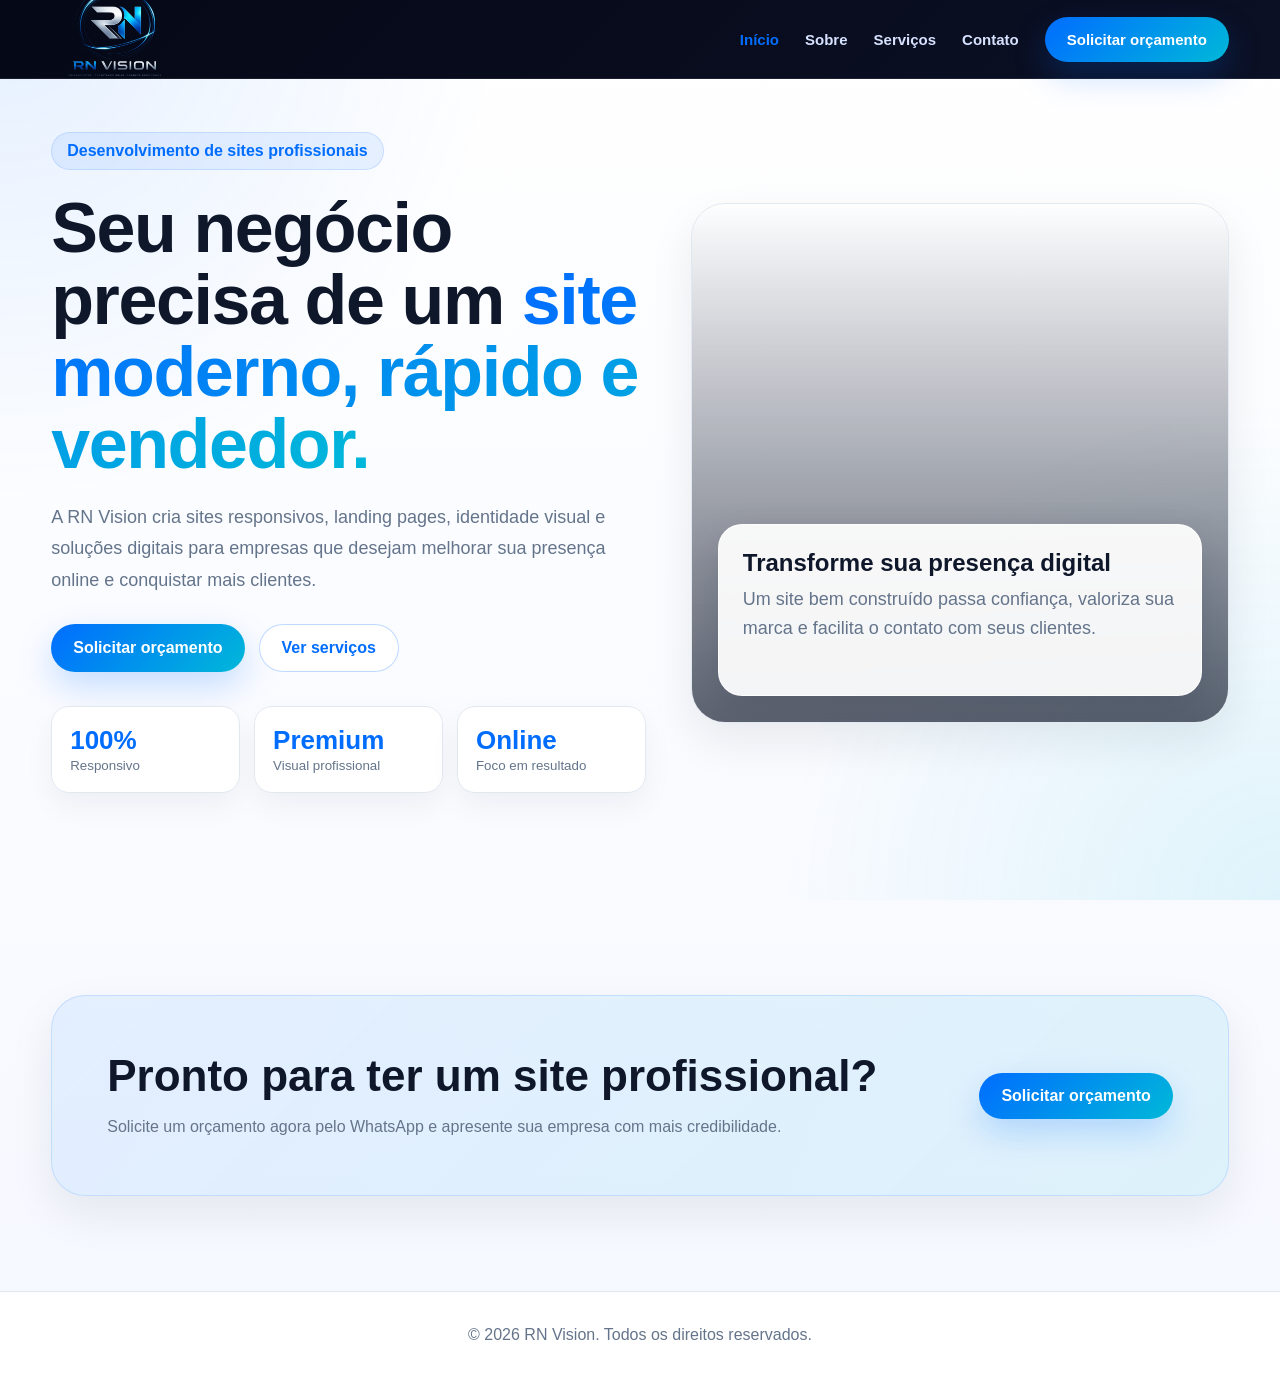
<file: index.html>
<!DOCTYPE html>
<html lang="pt-BR">
<head>
  <meta charset="UTF-8">
  <meta name="viewport" content="width=device-width, initial-scale=1.0">
  <title>RN Vision | Criação de Sites Profissionais</title>
  <link rel="stylesheet" href="style.css">
</head>
<body>

<header>
  <div class="container navbar">
    <a href="index.html" class="logo">
      <div>
       <div class="logo">
  <img src="imagens/logo.png" alt="RN Tecnologia">
</div>
      </div>
    </a>

    <button class="mobile-btn" onclick="toggleMenu()">☰</button>

    <nav class="menu" id="menu">
      <a href="index.html" class="active">Início</a>
<a href="sobre.html" class="">Sobre</a>
<a href="servicos.html" class="">Serviços</a>
<a href="contato.html" class="">Contato</a>
      <a class="btn" href="contato.html">Solicitar orçamento</a>
    </nav>
  </div>
</header>


<main>
  <section class="hero">
    <div class="container hero-grid">
      <div>
        <div class="badge">Desenvolvimento de sites profissionais</div>
        <h1>Seu negócio precisa de um <span>site moderno, rápido e vendedor.</span></h1>
        <p>A RN Vision cria sites responsivos, landing pages, identidade visual e soluções digitais para empresas que desejam melhorar sua presença online e conquistar mais clientes.</p>
        <div class="hero-actions">
          <a href="contato.html" class="btn">Solicitar orçamento</a>
          <a href="servicos.html" class="btn btn-outline">Ver serviços</a>
        </div>
        <div class="stats">
          <div class="stat"><strong>100%</strong><small>Responsivo</small></div>
          <div class="stat"><strong>Premium</strong><small>Visual profissional</small></div>
          <div class="stat"><strong>Online</strong><small>Foco em resultado</small></div>
        </div>
      </div>

      <div class="hero-card">
        <div class="floating-card">
          <h3>Transforme sua presença digital</h3>
          <p>Um site bem construído passa confiança, valoriza sua marca e facilita o contato com seus clientes.</p>
        </div>
      </div>
    </div>
  </section>

  <section>
    <div class="container">
      <div class="cta">
        <div>
          <h2>Pronto para ter um site profissional?</h2>
          <p>Solicite um orçamento agora pelo WhatsApp e apresente sua empresa com mais credibilidade.</p>
        </div>
        <a href="contato.html" class="btn">Solicitar orçamento</a>
      </div>
    </div>
  </section>
</main>


<footer>
  <div class="container">
    <p>© <span id="year"></span> RN Vision. Todos os direitos reservados.</p>
  </div>
</footer>
<script src="script.js"></script>

</body>
</html>
</file>
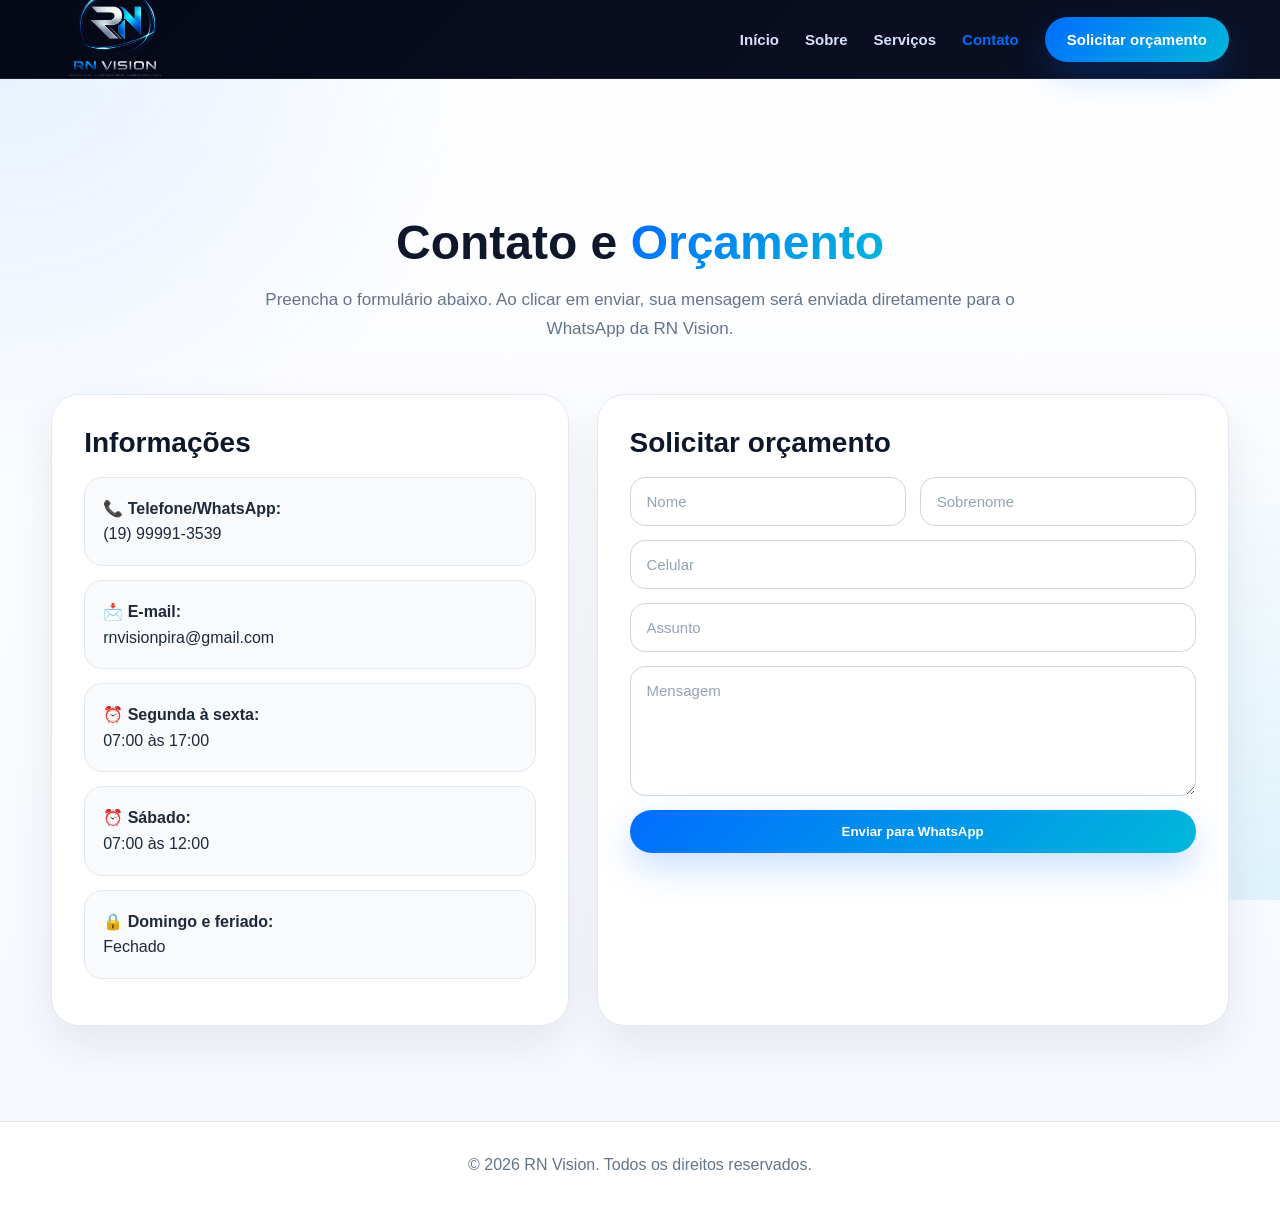
<file: contato.html>
<!DOCTYPE html>
<html lang="pt-BR">
<head>
  <meta charset="UTF-8">
  <meta name="viewport" content="width=device-width, initial-scale=1.0">
  <title>Contato | RN Vision</title>
  <link rel="stylesheet" href="style.css">
</head>
<body>

<header>
  <div class="container navbar">
    <a href="index.html" class="logo">
      <div>
        <div class="logo">
  <img src="imagens/logo.png" alt="RN Tecnologia">
</div>
      </div>
    </a>

    <button class="mobile-btn" onclick="toggleMenu()">☰</button>

    <nav class="menu" id="menu">
      <a href="index.html" class="">Início</a>
<a href="sobre.html" class="">Sobre</a>
<a href="servicos.html" class="">Serviços</a>
<a href="contato.html" class="active">Contato</a>
      <a class="btn" href="contato.html">Solicitar orçamento</a>
    </nav>
  </div>
</header>


<main class="page-space">
  <section>
    <div class="container">
      <div class="section-title">
        <h2>Contato e <span class="gradient-text">Orçamento</span></h2>
        <p>Preencha o formulário abaixo. Ao clicar em enviar, sua mensagem será enviada diretamente para o WhatsApp da RN Vision.</p>
      </div>

      <div class="contact-grid">
        <div class="contact-info">
          <h3>Informações</h3>
          <div class="info-item">📞 <strong>Telefone/WhatsApp:</strong><br>(19) 99991-3539</div>
           <div class="info-item">📩 <strong>E-mail:</strong><br>rnvisionpira@gmail.com</div>
          <div class="info-item">⏰ <strong>Segunda à sexta:</strong><br>07:00 às 17:00</div>
          <div class="info-item">⏰ <strong>Sábado:</strong><br>07:00 às 12:00</div>
          <div class="info-item">🔒 <strong>Domingo e feriado:</strong><br>Fechado</div>
        </div>

        <div class="form-card">
          <h3>Solicitar orçamento</h3>
          <form id="whatsappForm">
            <div class="input-row">
              <input type="text" id="nome" placeholder="Nome" required>
              <input type="text" id="sobrenome" placeholder="Sobrenome" required>
            </div>
            <input type="tel" id="celular" placeholder="Celular" required>
            <input type="text" id="assunto" placeholder="Assunto" required>
            <textarea id="mensagem" placeholder="Mensagem" required></textarea>
            <button type="submit" class="btn">Enviar para WhatsApp</button>
          </form>
        </div>
      </div>
    </div>
  </section>
</main>


<footer>
  <div class="container">
    <p>© <span id="year"></span> RN Vision. Todos os direitos reservados.</p>
  </div>
</footer>
<script src="script.js"></script>

</body>
</html>
</file>
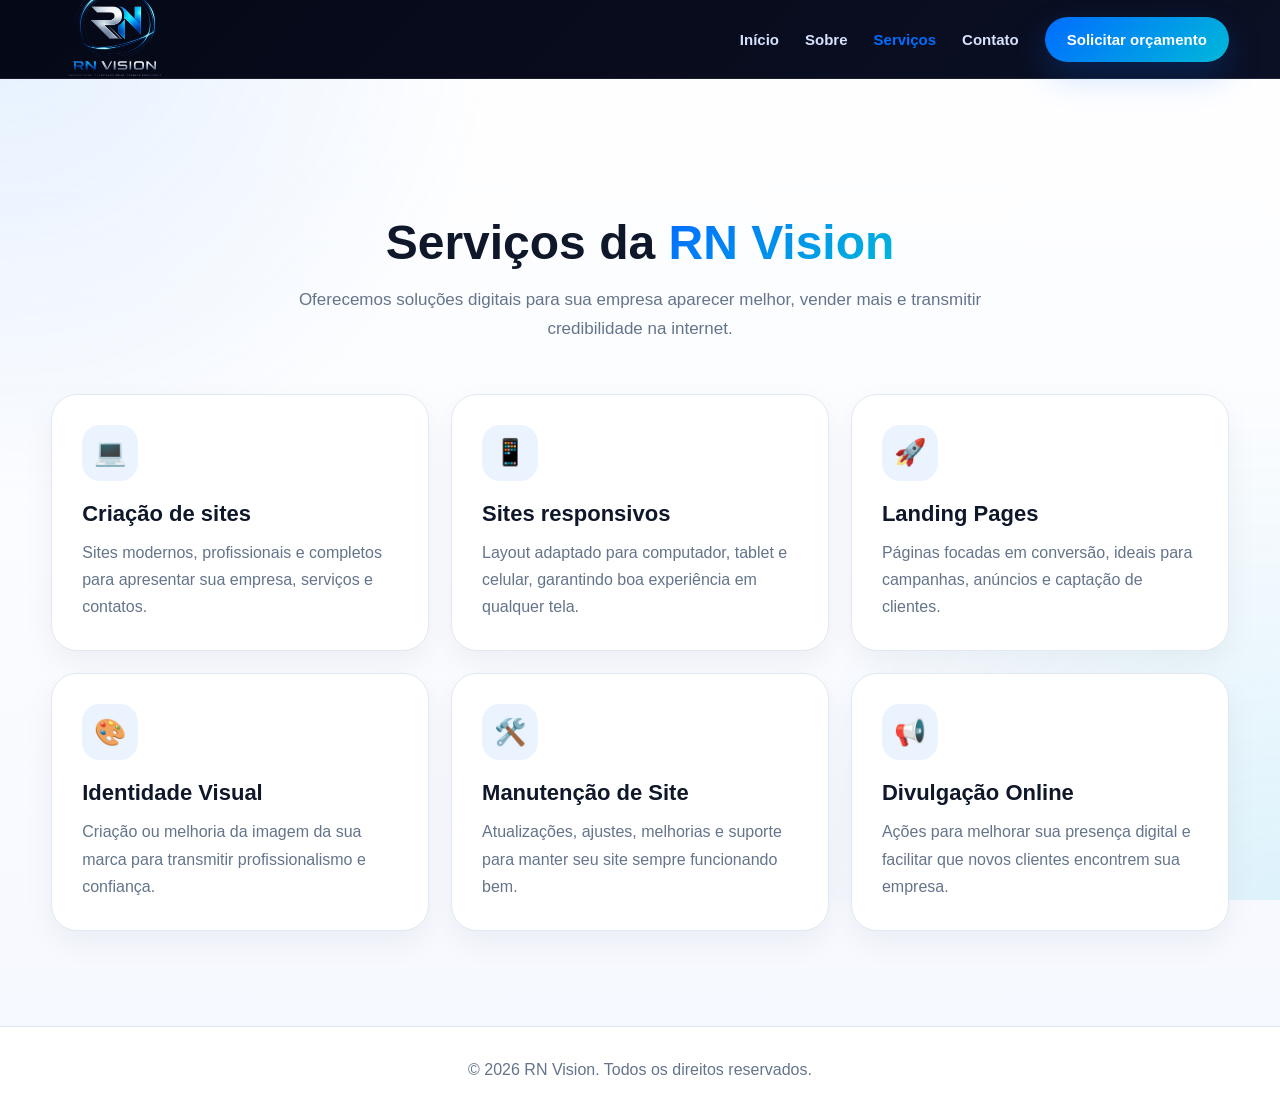
<file: servicos.html>
<!DOCTYPE html>
<html lang="pt-BR">
<head>
  <meta charset="UTF-8">
  <meta name="viewport" content="width=device-width, initial-scale=1.0">
  <title>Serviços | RN Vision</title>
  <link rel="stylesheet" href="style.css">
</head>
<body>

<header>
  <div class="container navbar">
    <a href="index.html" class="logo">
      <div>
   <div class="logo">
  <img src="imagens/logo.png" alt="RN Tecnologia">
</div>
  
      </div>
    </a>

    <button class="mobile-btn" onclick="toggleMenu()">☰</button>

    <nav class="menu" id="menu">
      <a href="index.html" class="">Início</a>
<a href="sobre.html" class="">Sobre</a>
<a href="servicos.html" class="active">Serviços</a>
<a href="contato.html" class="">Contato</a>
      <a class="btn" href="contato.html">Solicitar orçamento</a>
    </nav>
  </div>
</header>


<main class="page-space">
  <section>
    <div class="container">
      <div class="section-title">
        <h2>Serviços da <span class="gradient-text">RN Vision</span></h2>
        <p>Oferecemos soluções digitais para sua empresa aparecer melhor, vender mais e transmitir credibilidade na internet.</p>
      </div>

      <div class="services-grid">
        <div class="service-card">
          <div class="service-icon">💻</div>
          <h3>Criação de sites</h3>
          <p>Sites modernos, profissionais e completos para apresentar sua empresa, serviços e contatos.</p>
        </div>
        <div class="service-card">
          <div class="service-icon">📱</div>
          <h3>Sites responsivos</h3>
          <p>Layout adaptado para computador, tablet e celular, garantindo boa experiência em qualquer tela.</p>
        </div>
        <div class="service-card">
          <div class="service-icon">🚀</div>
          <h3>Landing Pages</h3>
          <p>Páginas focadas em conversão, ideais para campanhas, anúncios e captação de clientes.</p>
        </div>
        <div class="service-card">
          <div class="service-icon">🎨</div>
          <h3>Identidade Visual</h3>
          <p>Criação ou melhoria da imagem da sua marca para transmitir profissionalismo e confiança.</p>
        </div>
        <div class="service-card">
          <div class="service-icon">🛠️</div>
          <h3>Manutenção de Site</h3>
          <p>Atualizações, ajustes, melhorias e suporte para manter seu site sempre funcionando bem.</p>
        </div>
        <div class="service-card">
          <div class="service-icon">📢</div>
          <h3>Divulgação Online</h3>
          <p>Ações para melhorar sua presença digital e facilitar que novos clientes encontrem sua empresa.</p>
        </div>
      </div>
    </div>
  </section>
</main>


<footer>
  <div class="container">
    <p>© <span id="year"></span> RN Vision. Todos os direitos reservados.</p>
  </div>
</footer>
<script src="script.js"></script>

</body>
</html>
</file>
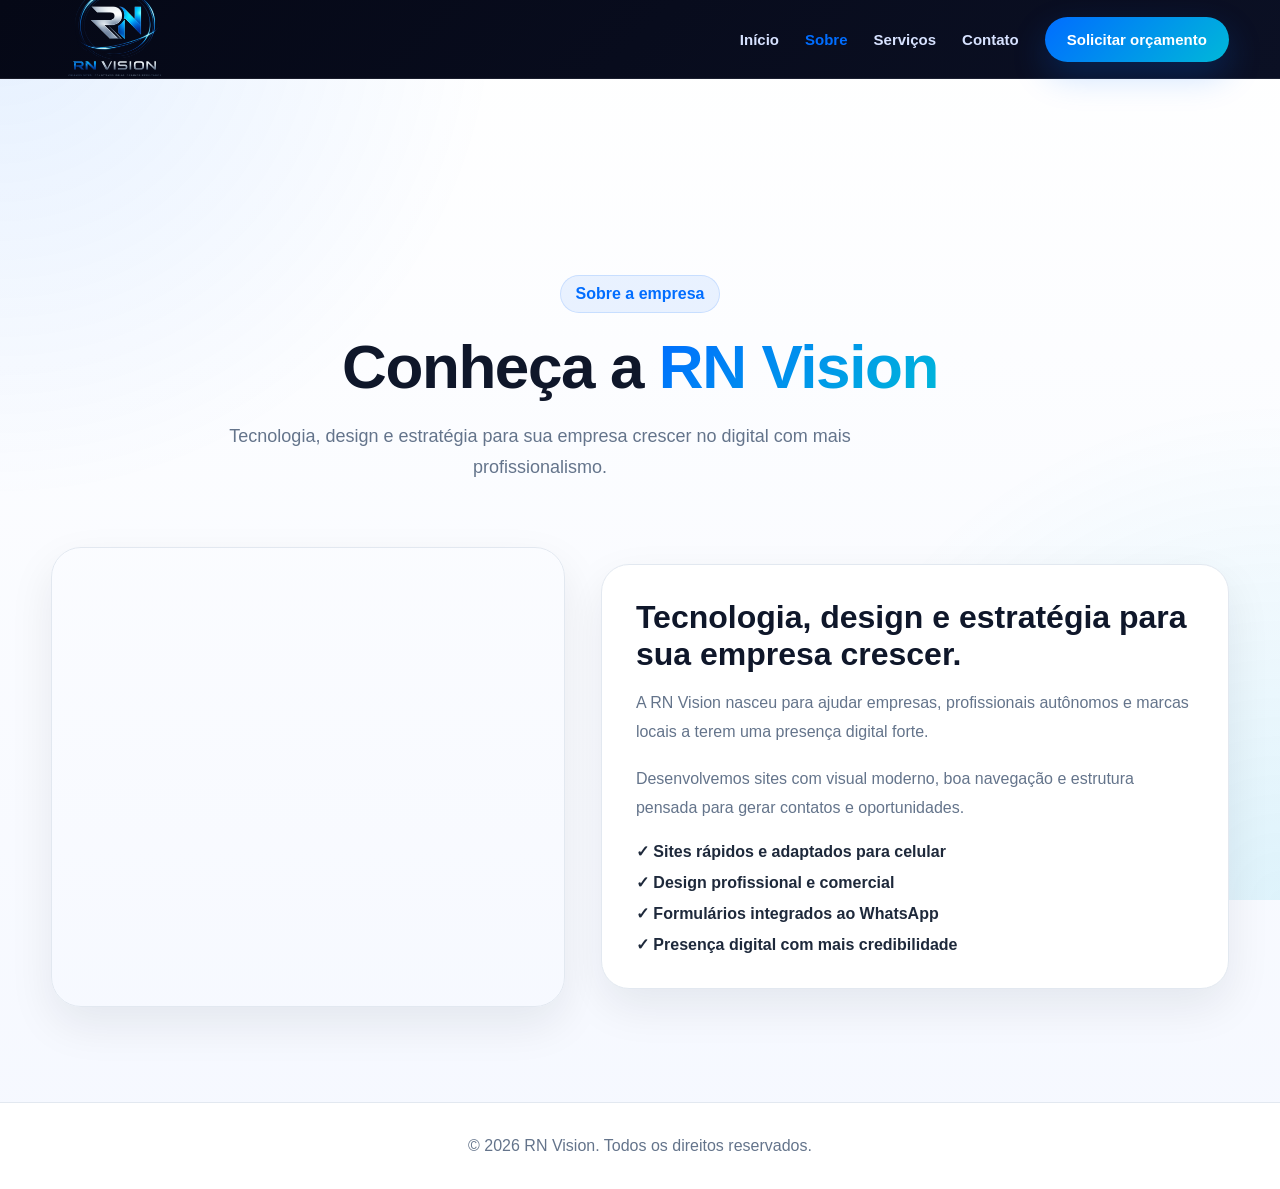
<file: sobre.html>
<!DOCTYPE html>
<html lang="pt-BR">
<head>
  <meta charset="UTF-8">
  <meta name="viewport" content="width=device-width, initial-scale=1.0">
  <title>Sobre | RN Vision</title>
  <link rel="stylesheet" href="style.css">
</head>
<body>

<header>
  <div class="container navbar">
    <a href="index.html" class="logo">
      <div>
       <div class="logo">
  <img src="imagens/logo.png" alt="RN Tecnologia">
</div>
      </div>
    </a>

    <button class="mobile-btn" onclick="toggleMenu()">☰</button>

    <nav class="menu" id="menu">
      <a href="index.html" class="">Início</a>
<a href="sobre.html" class="active">Sobre</a>
<a href="servicos.html" class="">Serviços</a>
<a href="contato.html" class="">Contato</a>
      <a class="btn" href="contato.html">Solicitar orçamento</a>
    </nav>
  </div>
</header>


<main class="page-space">
  <section>
    <div class="container page-intro">
      <div class="badge">Sobre a empresa</div>
      <h1>Conheça a <span>RN Vision</span></h1>
      <p>Tecnologia, design e estratégia para sua empresa crescer no digital com mais profissionalismo.</p>
    </div>

    <div class="container about-grid">
      <div class="about-img"></div>
      <div class="about-content">
        <h3>Tecnologia, design e estratégia para sua empresa crescer.</h3>
        <p>A RN Vision nasceu para ajudar empresas, profissionais autônomos e marcas locais a terem uma presença digital forte.</p>
        <p>Desenvolvemos sites com visual moderno, boa navegação e estrutura pensada para gerar contatos e oportunidades.</p>
        <div class="check-list">
          <div>✓ Sites rápidos e adaptados para celular</div>
          <div>✓ Design profissional e comercial</div>
          <div>✓ Formulários integrados ao WhatsApp</div>
          <div>✓ Presença digital com mais credibilidade</div>
        </div>
      </div>
    </div>
  </section>
</main>


<footer>
  <div class="container">
    <p>© <span id="year"></span> RN Vision. Todos os direitos reservados.</p>
  </div>
</footer>
<script src="script.js"></script>

</body>
</html>
</file>
<file: style.css>
* {
  margin: 0;
  padding: 0;
  box-sizing: border-box;
  font-family: Arial, Helvetica, sans-serif;
}

:root {
  --bg: #f5f8ff;
  --bg-2: #ffffff;
  --card: #ffffff;
  --primary: #006dff;
  --secondary: #00b8d9;
  --dark: #0f172a;
  --text: #1e293b;
  --muted: #64748b;
  --border: #e2e8f0;
  --shadow: 0 18px 45px rgba(15, 23, 42, 0.08);
}

html {
  scroll-behavior: smooth;
}

body {
  background: linear-gradient(180deg, #ffffff 0%, var(--bg) 100%);
  color: var(--text);
  overflow-x: hidden;
}

body::before {
  content: "";
  position: fixed;
  inset: 0;
  background:
    radial-gradient(circle at top left, rgba(0, 109, 255, 0.10), transparent 32%),
    radial-gradient(circle at bottom right, rgba(0, 184, 217, 0.10), transparent 32%);
  z-index: -1;
}

a {
  color: inherit;
  text-decoration: none;
}

.container {
  width: min(1180px, 92%);
  margin: auto;
}

header {
  position: fixed;
  top: 0;
  left: 0;
  width: 100%;
  z-index: 1000;
  background: linear-gradient(135deg, #050816, #0b1024);
  backdrop-filter: blur(14px);
  border-bottom: 1px solid rgba(255,255,255,0.08);
}

.navbar {
  height: 78px;
  display: flex;
  align-items: center;
  justify-content: space-between;
  gap: 22px;
}

.logo img{
  height: 130px;
  width: auto;
}

.logo-icon {
  width: 45px;
  height: 45px;
  border-radius: 14px;
  background: linear-gradient(135deg, var(--primary), var(--secondary));
  display: grid;
  place-items: center;
  font-weight: 900;
  color: #ffffff;
  box-shadow: 0 10px 30px rgba(0, 109, 255, 0.22);
}

.menu {
  display: flex;
  align-items: center;
  gap: 26px;
  color: #d7e2ff;
  font-size: 15px;
  font-weight: 600;
}

.menu a:hover,
.menu a.active {
  color: var(--primary);
}

.btn {
  display: inline-flex;
  align-items: center;
  justify-content: center;
  gap: 8px;
  border: none;
  cursor: pointer;
  padding: 14px 22px;
  border-radius: 999px;
  color: #ffffff;
  font-weight: 800;
  background: linear-gradient(135deg, var(--primary), var(--secondary));
  box-shadow: 0 14px 35px rgba(0, 109, 255, 0.22);
  transition: 0.3s;
}

.btn:hover {
  transform: translateY(-3px);
  box-shadow: 0 20px 45px rgba(0, 109, 255, 0.28);
}

.btn-outline {
  background: #ffffff;
  color: var(--primary);
  border: 1px solid rgba(0, 109, 255, 0.25);
  box-shadow: none;
}

.mobile-btn {
  display: none;
  background: none;
  border: none;
  color: #ffffff;
  font-size: 28px;
  cursor: pointer;
}

.page-space {
  padding-top: 120px;
}

.hero {
  min-height: 100vh;
  padding-top: 120px;
  display: flex;
  align-items: center;
}

.hero-grid {
  display: grid;
  grid-template-columns: 1.05fr 0.95fr;
  align-items: center;
  gap: 45px;
}

.badge {
  display: inline-flex;
  padding: 9px 15px;
  border-radius: 999px;
  background: rgba(0, 109, 255, 0.08);
  border: 1px solid rgba(0, 109, 255, 0.14);
  color: var(--primary);
  font-weight: 800;
  margin-bottom: 22px;
}

h1 {
  color: var(--dark);
  font-size: clamp(38px, 6vw, 70px);
  line-height: 1.03;
  margin-bottom: 22px;
  letter-spacing: -1.4px;
}

h1 span,
.gradient-text {
  background: linear-gradient(135deg, var(--primary), var(--secondary));
  -webkit-background-clip: text;
  -webkit-text-fill-color: transparent;
}

.hero p,
.page-intro p {
  color: var(--muted);
  font-size: 18px;
  line-height: 1.75;
  max-width: 650px;
  margin-bottom: 28px;
}

.hero-actions {
  display: flex;
  flex-wrap: wrap;
  gap: 14px;
  margin-bottom: 34px;
}

.stats {
  display: grid;
  grid-template-columns: repeat(3, 1fr);
  gap: 14px;
  max-width: 620px;
}

.stat {
  padding: 18px;
  border-radius: 18px;
  background: #ffffff;
  border: 1px solid var(--border);
  box-shadow: 0 12px 30px rgba(15, 23, 42, 0.05);
}

.stat strong {
  display: block;
  font-size: 26px;
  color: var(--primary);
}

.stat small {
  color: var(--muted);
}

.hero-card {
  min-height: 520px;
  border-radius: 34px;
  padding: 28px;
  background:
    linear-gradient(180deg, rgba(255,255,255,0.08), rgba(15, 23, 42, 0.12)),
    url('https://images.unsplash.com/photo-1498050108023-c5249f4df085?auto=format&fit=crop&w=1200&q=80') center/cover;
  border: 1px solid var(--border);
  position: relative;
  overflow: hidden;
  box-shadow: var(--shadow);
}

.hero-card::after {
  content: "";
  position: absolute;
  inset: 0;
  background: linear-gradient(180deg, transparent, rgba(15, 23, 42, 0.62));
}

.floating-card {
  position: absolute;
  left: 26px;
  right: 26px;
  bottom: 26px;
  z-index: 2;
  padding: 24px;
  border-radius: 24px;
  background: rgba(255, 255, 255, 0.93);
  backdrop-filter: blur(14px);
  border: 1px solid rgba(255, 255, 255, 0.78);
  box-shadow: 0 16px 40px rgba(15, 23, 42, 0.16);
}

.floating-card h3 {
  color: var(--dark);
  font-size: 24px;
  margin-bottom: 8px;
}

.floating-card p {
  color: var(--muted);
  line-height: 1.6;
}

section {
  padding: 95px 0;
}

.page-intro {
  text-align: center;
  max-width: 850px;
  margin: auto;
  padding: 60px 0 35px;
}

.page-intro h1 {
  font-size: clamp(36px, 5vw, 62px);
}

.section-title {
  text-align: center;
  max-width: 760px;
  margin: 0 auto 50px;
}

.section-title h2 {
  color: var(--dark);
  font-size: clamp(30px, 4vw, 48px);
  margin-bottom: 16px;
}

.section-title p {
  color: var(--muted);
  line-height: 1.7;
  font-size: 17px;
}

.about-grid {
  display: grid;
  grid-template-columns: 0.9fr 1.1fr;
  gap: 36px;
  align-items: center;
}

.about-img {
  height: 460px;
  border-radius: 30px;
  background: url('https://images.unsplash.com/photo-1551434678-e076c223a692?auto=format&fit=crop&w=1200&q=80') center/cover;
  border: 1px solid var(--border);
  box-shadow: var(--shadow);
}

.about-content {
  background: #ffffff;
  border: 1px solid var(--border);
  padding: 34px;
  border-radius: 28px;
  box-shadow: var(--shadow);
}

.about-content h3 {
  color: var(--dark);
  font-size: 32px;
  margin-bottom: 16px;
}

.about-content p {
  color: var(--muted);
  line-height: 1.8;
  margin-bottom: 18px;
}

.check-list {
  display: grid;
  gap: 12px;
  margin-top: 20px;
}

.check-list div {
  color: var(--text);
  font-weight: 600;
}

.services-grid {
  display: grid;
  grid-template-columns: repeat(3, 1fr);
  gap: 22px;
}

.service-card {
  padding: 30px;
  border-radius: 26px;
  background: #ffffff;
  border: 1px solid var(--border);
  transition: 0.3s;
  min-height: 245px;
  box-shadow: 0 12px 32px rgba(15, 23, 42, 0.05);
}

.service-card:hover {
  transform: translateY(-8px);
  border-color: rgba(0,109,255,0.28);
  box-shadow: 0 22px 55px rgba(0, 109, 255, 0.12);
}

.service-icon {
  width: 56px;
  height: 56px;
  border-radius: 18px;
  display: grid;
  place-items: center;
  background: rgba(0, 109, 255, 0.08);
  color: var(--primary);
  font-size: 26px;
  margin-bottom: 20px;
}

.service-card h3 {
  color: var(--dark);
  font-size: 22px;
  margin-bottom: 12px;
}

.service-card p {
  color: var(--muted);
  line-height: 1.7;
}

.cta {
  border-radius: 34px;
  padding: 55px;
  background: linear-gradient(135deg, rgba(0,109,255,0.08), rgba(0,184,217,0.10));
  border: 1px solid rgba(0, 109, 255, 0.14);
  display: grid;
  grid-template-columns: 1fr auto;
  gap: 24px;
  align-items: center;
  box-shadow: var(--shadow);
}

.cta h2 {
  color: var(--dark);
  font-size: clamp(28px, 4vw, 44px);
  margin-bottom: 12px;
}

.cta p {
  color: var(--muted);
  line-height: 1.7;
}

.contact-grid {
  display: grid;
  grid-template-columns: 0.9fr 1.1fr;
  gap: 28px;
}

.contact-info,
.form-card {
  background: #ffffff;
  border: 1px solid var(--border);
  border-radius: 28px;
  padding: 32px;
  box-shadow: var(--shadow);
}

.contact-info h3,
.form-card h3 {
  color: var(--dark);
  font-size: 28px;
  margin-bottom: 18px;
}

.info-item {
  padding: 18px;
  border-radius: 18px;
  background: #f8fafc;
  border: 1px solid var(--border);
  margin-bottom: 14px;
  color: var(--text);
  line-height: 1.6;
}

form {
  display: grid;
  gap: 14px;
}

.input-row {
  display: grid;
  grid-template-columns: 1fr 1fr;
  gap: 14px;
}

input,
textarea {
  width: 100%;
  padding: 15px 16px;
  border-radius: 15px;
  border: 1px solid #cbd5e1;
  background: #ffffff;
  color: var(--dark);
  outline: none;
  font-size: 15px;
}

textarea {
  min-height: 130px;
  resize: vertical;
}

input::placeholder,
textarea::placeholder {
  color: #94a3b8;
}

input:focus,
textarea:focus {
  border-color: var(--primary);
  box-shadow: 0 0 0 4px rgba(0, 109, 255, 0.10);
}

footer {
  padding: 34px 0;
  text-align: center;
  color: var(--muted);
  border-top: 1px solid var(--border);
  background: #ffffff;
}

@media (max-width: 900px) {
  .mobile-btn {
    display: block;
  }

  .menu {
    position: fixed;
    top: 78px;
    left: -100%;
    width: 100%;
    padding: 24px;
    background: #0b1024;
    flex-direction: column;
    align-items: flex-start;
    transition: 0.3s;
    border-bottom: 1px solid var(--border);
    box-shadow: var(--shadow);
  }

  .menu.active {
    left: 0;
  }

  .hero-grid,
  .about-grid,
  .contact-grid,
  .cta {
    grid-template-columns: 1fr;
  }

  .services-grid {
    grid-template-columns: 1fr 1fr;
  }

  .hero-card {
    min-height: 420px;
  }
}

@media (max-width: 620px) {
  .hero {
    padding-top: 115px;
    min-height: auto;
  }

  .stats,
  .services-grid,
  .input-row {
    grid-template-columns: 1fr;
  }

  .cta {
    padding: 32px;
  }

  .contact-info,
  .form-card,
  .about-content {
    padding: 24px;
  }

  h1 {
    letter-spacing: -0.7px;
  }

  .hero-card {
    min-height: 350px;
  }
}


/* Correção fundo cinza no celular */
@media (max-width: 768px){

  body{
    background:#ffffff !important;
  }

  body::before{
    background:none !important;
  }

  .hero,
  section,
  footer{
    background:#ffffff !important;
  }

}
</file>
